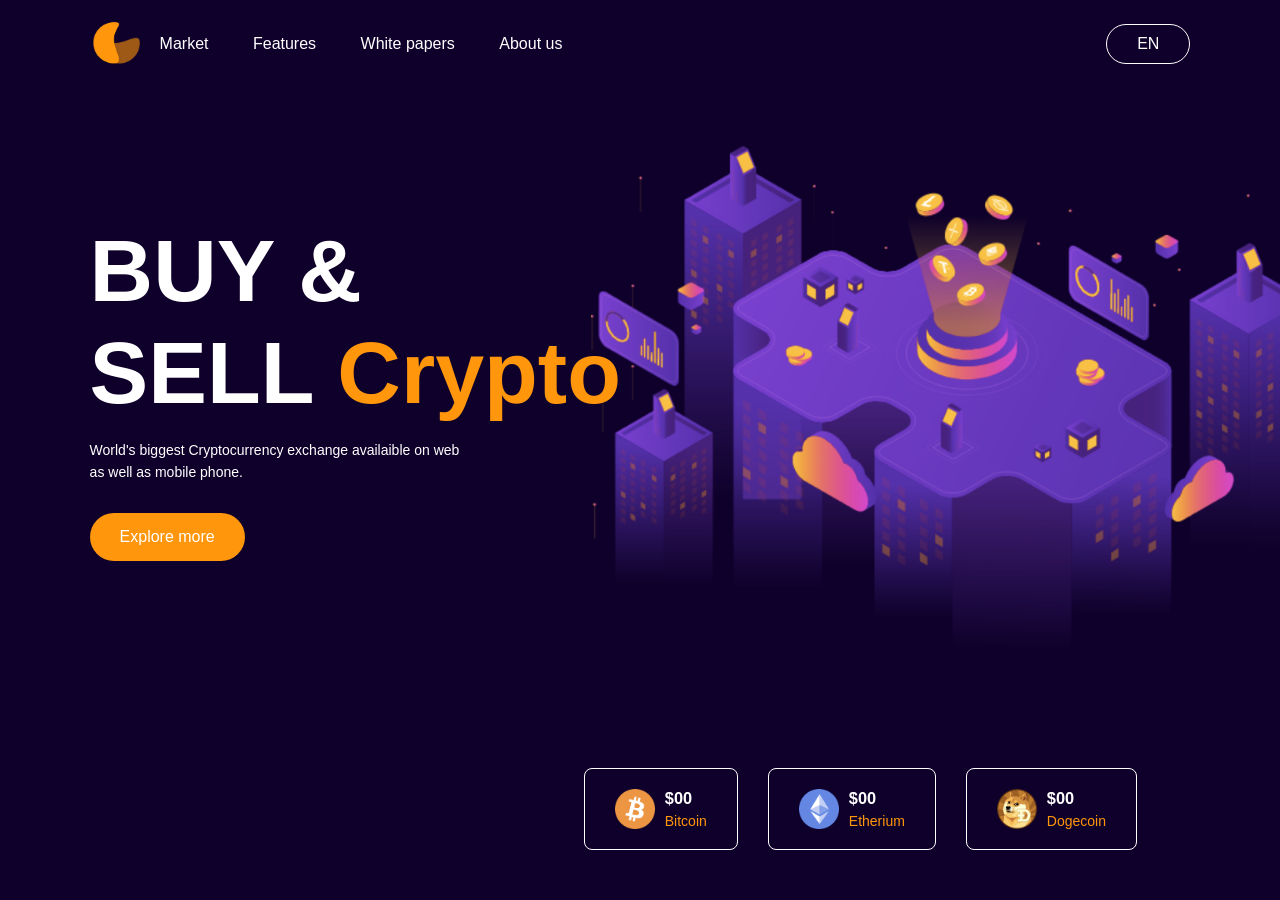
<file: Projects/Crypto/index.html>
<!DOCTYPE html>
<html lang="en">
<head>
    <meta charset="UTF-8">
    <meta name="viewport" content="width=device-width, initial-scale=1.0">
    <title>Crypto currency</title>
    <link rel = "stylesheet" href = "style.css">
    <script src="https://code.jquery.com/jquery-3.7.1.min.js" integrity="sha256-/JqT3SQfawRcv/BIHPThkBvs0OEvtFFmqPF/lYI/Cxo=" crossorigin="anonymous"></script>
</head>
<body>
    <div class = "container">
        <nav>
            <img src = "logo.png" class = "logo">
            <ul>
                <li><a href = "#">Market</a></li>
                <li><a href = "#">Features</a></li>
                <li><a href = "#">White papers</a></li>
                <li><a href = "#">About us</a></li>
            </ul>
            <a href = "#" class = "btn">EN</a>
        </nav>
        <div class = "content">
            <h1>BUY & <br>SELL <span>Crypto</span></h1>
            <p>World's biggest Cryptocurrency exchange availaible on web </br>as well as mobile phone.</p>
            <a href = "#" class = "btn">Explore more</a>   
    </div>
    <div class = "coin-list">
        <div class = "coin">
            <img src="bitcoin.png">
            <div>
                <h3 class = "bitcoin">$00</h3>
                <p>Bitcoin</p>
            </div>
        </div>
        <div class = "coin">
            <img src="ethereum.png">
            <div>
                <h3 class = "ethereum">$00</h3>
                <p>Etherium</p>
            </div>
        </div>
        <div class = "coin">
            <img src="dogecoin.png">
            <div>
                <h3 class = "dogecoin">$00</h3>
                <p>Dogecoin</p>
            </div>
        </div>
    </div>
</body>
    <script src = "crypto.js"></script>
</html>
</file>
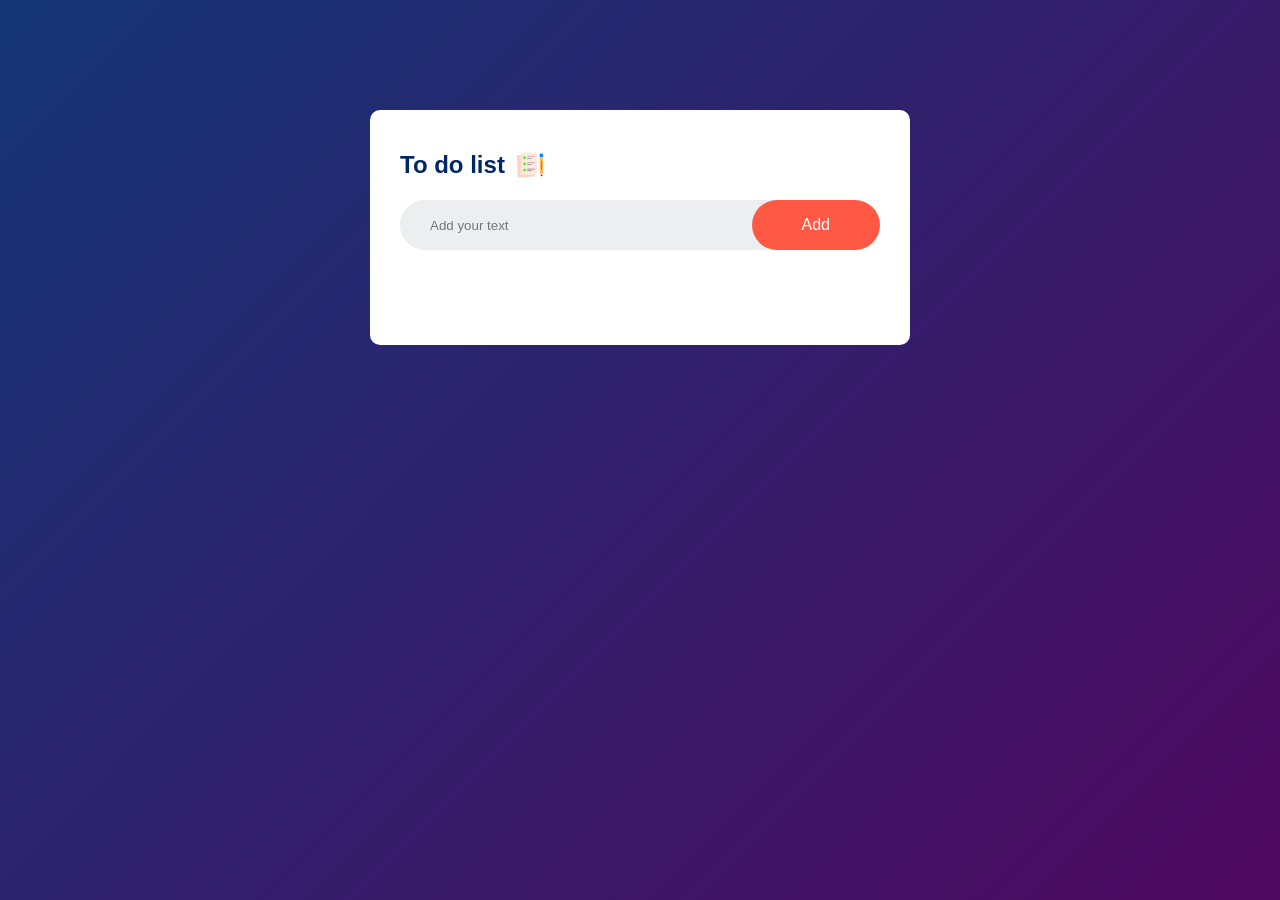
<file: Projects/To do list/index.html>
<!DOCTYPE html>
<html lang="en">
<head>
    <meta charset="UTF-8">
    <meta name="viewport" content="width=device-width, initial-scale=1.0">
    <title>To do list</title>
    <link rel = "stylesheet" href = "style.css">
</head>
<body>
    <div class = "container">
        <div class = "todo-app">
            <h2>To do list <img src = "icon.png"></h2>
            <div class = "row">
                <input type = "text" id = "input-box" placeholder = "Add your text">
                <button onclick = "addtask()">Add</button>
            </div>
            <ul id = "list-container">
                <!-- <li class = "checked">Task 1</li>
                <li>Task 2</li>
                <li>Task 3</li> -->

            </ul>
    </div>  
</body>
    <script src = "todo.js"></script>
</html>
</file>
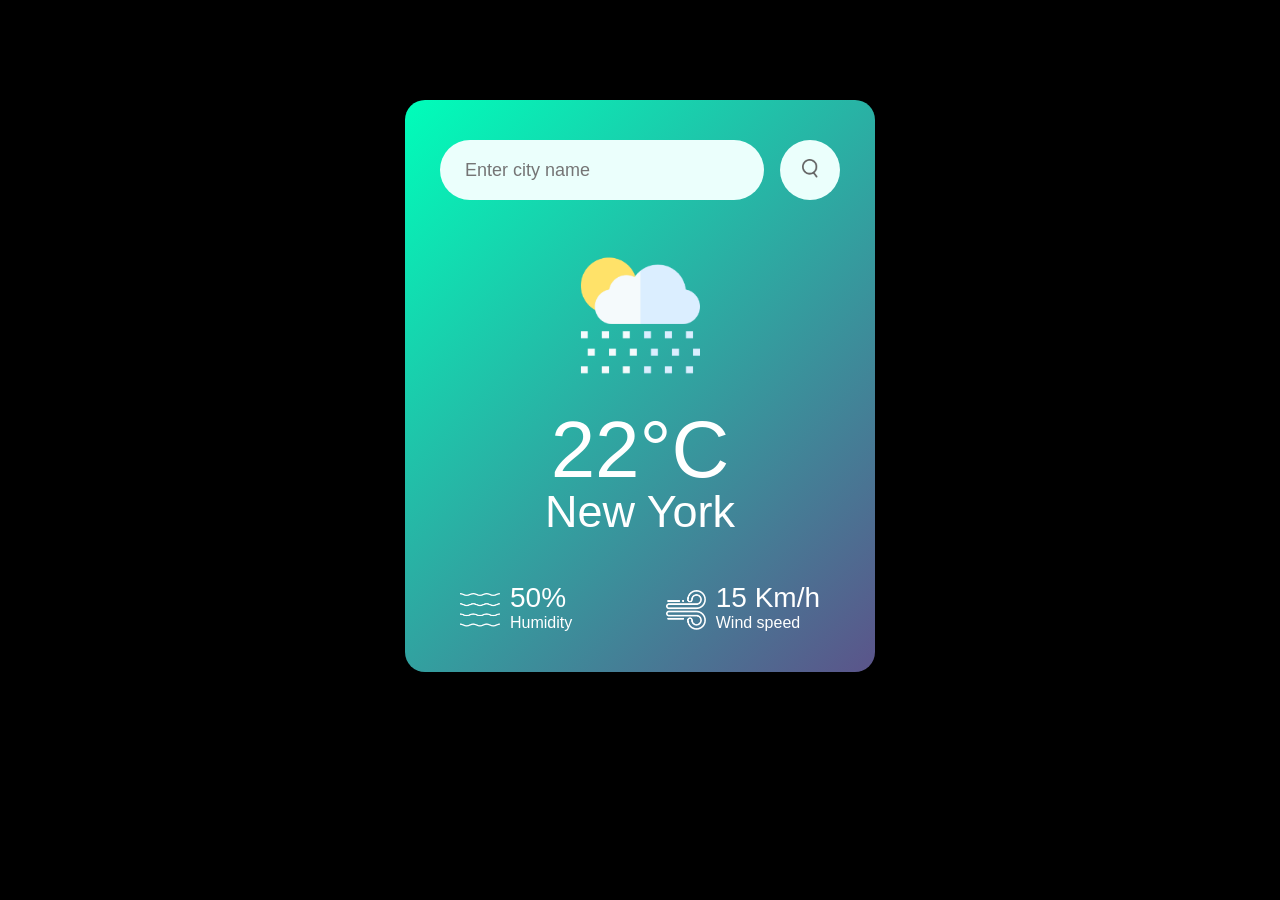
<file: Projects/Weather/index.html>
<!DOCTYPE html>
<html lang="en">
<head>
    <meta charset="UTF-8">
    <meta name="viewport" content="width=device-width, initial-scale=1.0">
    <title>Weather App</title>
    <link rel = "stylesheet" href = "style.css">
</head>
<body style = "background-color: black;">
    <div class = "card">
        <div class = "search">
            <input id = "567" type = "text" placeholder = "Enter city name" spellcheck = "false">
            <button><img src = "search.png"></button>
        </div>
        <div class = "weather">
            <img src = "rain.png" class = "weather-icon">
            <h1 class = "temp">22°C<h1>
            <h2 class = "city">New York</h2>
            <div class = "details">
                <div class = "col">
                    <img src = "humidity.png">
                    <div>
                        <p class = "humidity">50%</p>
                        <p>Humidity</p>
                    </div>
                </div>
                <div class = "col">
                    <img src = "wind.png">
                    <div>
                        <p class = "wind">15 Km/h</p>
                        <p>Wind speed</p>
                    </div>
                </div>
            </div>
        </div>
    </div>  
</body>
  <script src="weather.js"></script>
</html>
</file>
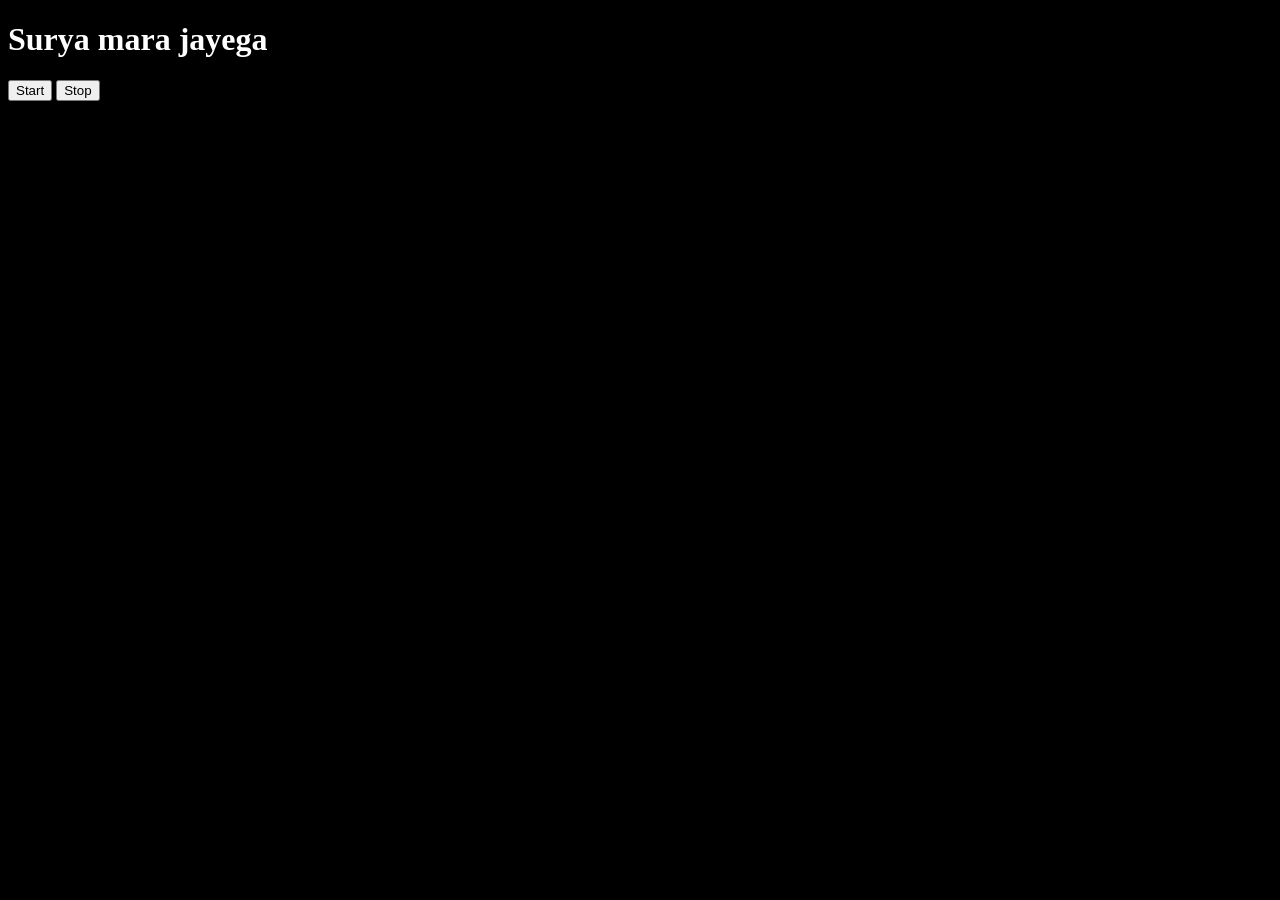
<file: 14_eventsthree.html>
<!DOCTYPE html>
<html lang="en">
<head>
    <meta charset="UTF-8">
    <meta name="viewport" content="width=device-width, initial-scale=1.0">
    <title>Document</title>
</head>
<body style = "background-color: black; color:white;">
    <h1>Surya mara jayega</h1>
    <button id = "start">Start</button>
    <button id = "stop">Stop</button>   
</body>
    <script>
        const dat = function(str){
            console.log(str, Date.now())
        }
        let setint;
        const st = document.getElementById('start');
        const end  = document.getElementById('stop');
        // const btn = document.querySelector('.button')
        st.addEventListener('click',function(){
            setint = setInterval(dat,1000,"hello");
        })
        end.addEventListener('click',function(){
            clearInterval(setint);
        })
    </script>
</html>
</file>
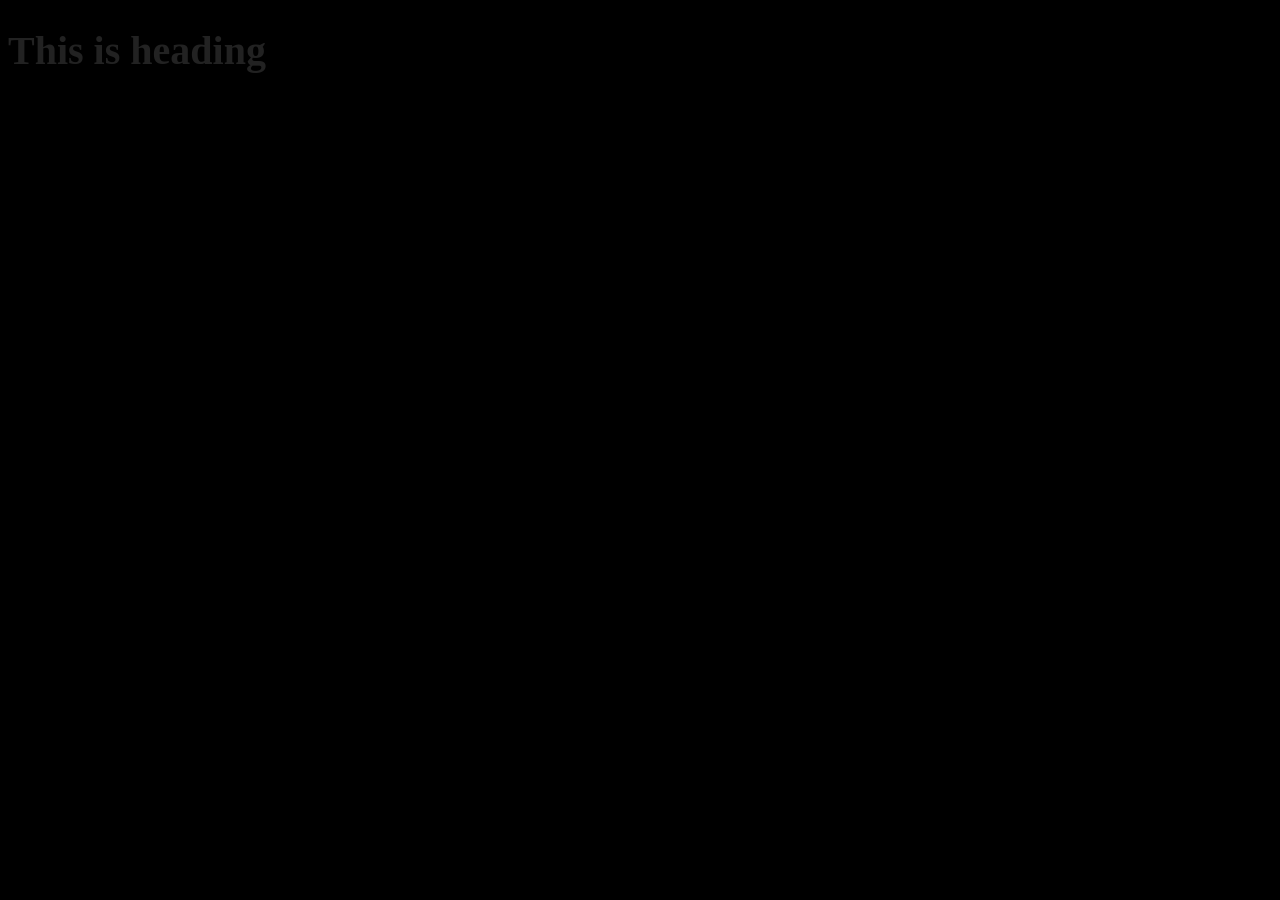
<file: dom_h1.html>
<!DOCTYPE html>
<html lang="en">
<head>
    <meta charset="UTF-8">
    <meta name="viewport" content="width=device-width, initial-scale=1.0">
    <title>Bum boom</title>
</head>

<body style="background-color:black; color:white;">

    <script>

        const h1 = document.createElement('h1');

        h1.className = "Main";

        h1.id = "heading";

        h1.style.fontSize = "2.5rem";

        h1.style.color = "#222222";

        h1.style.textWrap = "balance";

        const addt = document.createTextNode("This is heading");

        h1.appendChild(addt);

        document.body.appendChild(h1);

    </script>

</body>
</html>
</file>
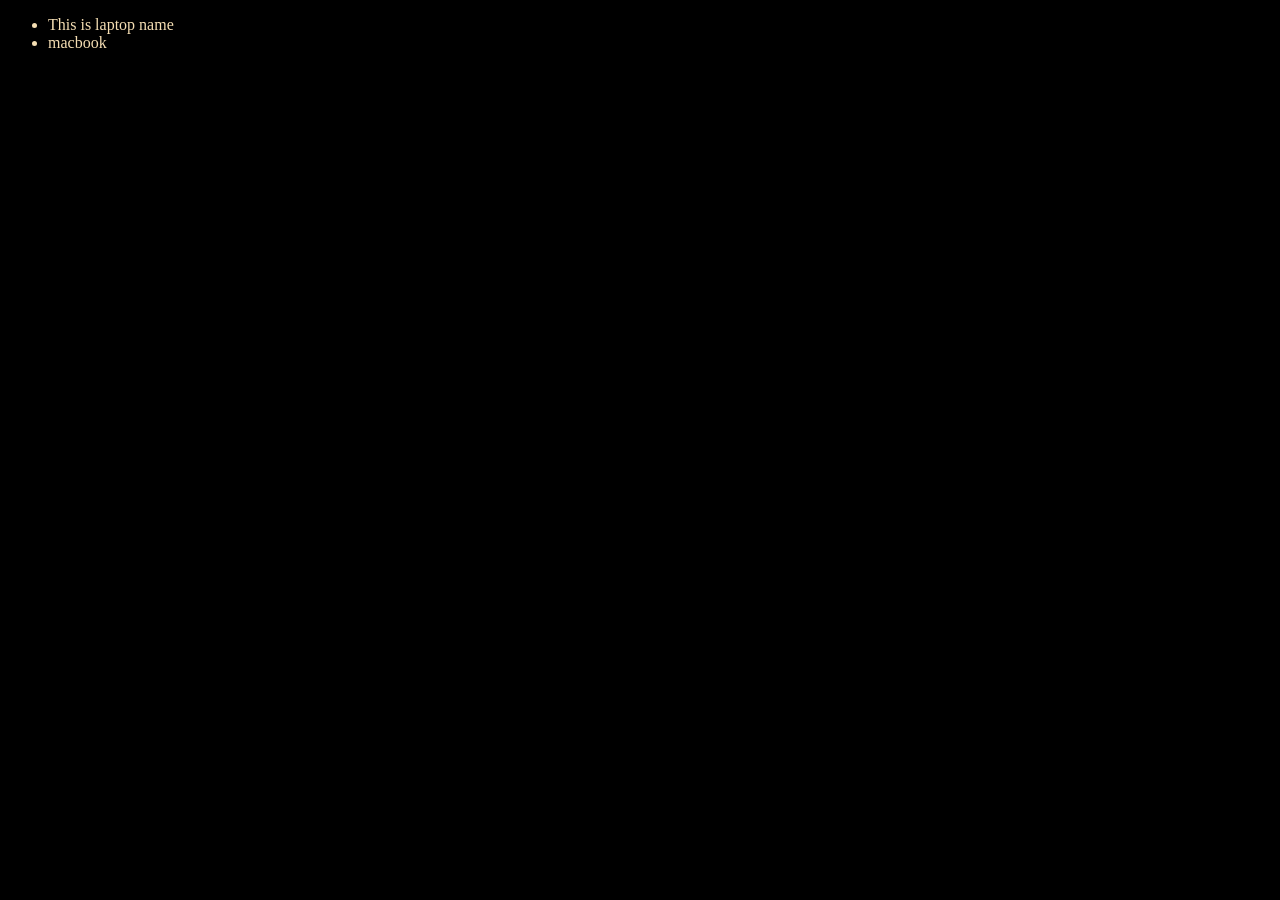
<file: dom_pr.html>
<!DOCTYPE html>
<html lang="en">
<head>
    <meta charset="UTF-8">
    <meta name="viewport" content="width=device-width, initial-scale=1.0">
    <title>laptop name</title>
</head>
<body style="background-color:black; color:wheat;">
    <ul class="laptop">
        <li>
            This is laptop name
        </li>
    </ul>
</body>
    <script>
        function laptop(lapname){
            const lapel=document.createElement('li');
            const addtext =document.createTextNode(lapname);
            lapel.appendChild(addtext);
            document.querySelector('.laptop').appendChild(lapel);
        }
        laptop('macbook');


    </script>
</html>
</file>
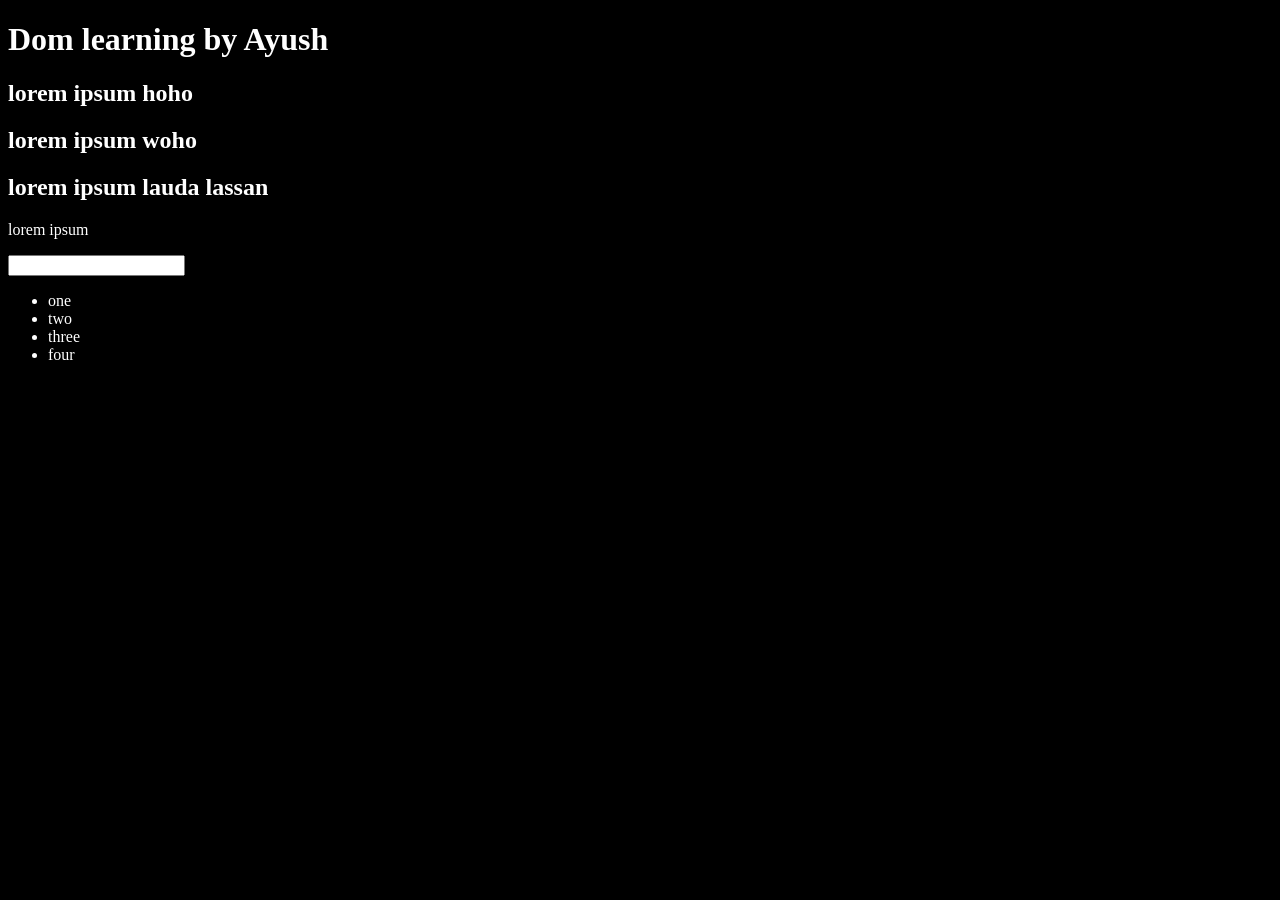
<file: domone.html>
<!DOCTYPE html>
<html lang="en">
<head>
    <meta charset="UTF-8">
    <title>DOM learn</title>
    <style>
        .bg-black{
            background-color:black;
            color:white
        }
    </style>
</head>
<body class ="bg-black">
    <div>
        <h1 id ="title" class ="heading">Dom learning by Ayush<span style ="display:none;">hello maharaj</span></h1>
        <h2>lorem ipsum hoho</h2>
        <h2>lorem ipsum woho</h2>
        <h2>lorem ipsum lauda lassan</h2>
        <p>lorem ipsum</p>
        <input type="password" name="" id ="">

        <ul>
            <li class="list-item">one</li>
            <li class="list-item">two</li>
            <li class="list-item">three</li>
            <li class="list-item">four</li>
        </ul>
    </div>

    
</body>
</html>
</file>
<file: Projects/Crypto/style.css>
*{
    margin: 0;
    padding: 0;
    font-family: 'Poppins', sans-serif;
    box-sizing: border-box;
}
.container{
    width: 100%;
    height: 100vh;
    background-image: url(background.png);
    background-position: center;
    background-size: cover;
    padding: 0 7%;
    color: #fff;
}
nav{
    width: 100%;
    padding: 20px 0;
    display: flex;
    align-items: center;
}

.logo{
    width: 50px;
}
nav ul{
    flex: 1;
}

nav ul li{
    display: inline-block;
    margin: 10px 20px;
}

nav ul li a{
    color: #fff;
    text-decoration: none;
}
nav .btn{
    color: #fff;
    text-decoration: none;
    border: 1px solid #fff;
    padding: 10px 30px;
    border-radius: 20px;
}
.content{
    margin-top: 12%;
}

.content h1{
    font-size: 88px;
    margin-bottom: 15px;
}
.content h1 span{
    color: #ff960b;
}

.content p{
    line-height: 22px;
    font-size: 14px;
}
.content .btn{
    display: inline-block;
    margin-top: 30px;
    background: #ff960b;
    color: #fff;
    text-decoration: none;
    padding: 15px 30px;
    border-radius: 30px;
}
.coin-list{
    position: absolute;
    right: 10%;
    bottom: 50px;
    display: flex;
    align-items: center;
}

.coin{
    display: flex;
    align-items: center;
    font-size: 14px;
    margin: 0 15px;
    color: #ff960b;
    border: 1px solid #fff;
    padding: 20px 30px;
    border-radius: 8px;
}
.coin img{
    width: 40px;
    margin-right: 10px;
}

.coin h3{
    color: #fff;
    margin-bottom: 5px;
}
</file>
<file: Projects/To do list/style.css>
*{
    margin: 0;
    padding: 0;
    font-family: 'Poppins', sans-serif;
    box-sizing: border-box;
}

.container{
    width: 100%;
    min-height: 100vh;
    background: linear-gradient(135deg, #153677, #4e085f);
    padding: 10px;
}

.todo-app{
    width: 100%;
    max-width: 540px;
    background: #fff;
    margin: 100px auto 20px;
    padding: 40px 30px 70px;
    border-radius: 10px;
}

.todo-app h2{
    color: #002765;
    display: flex;
    align-items: center;
    margin-bottom: 20px;
}

.todo-app h2 img{
    width: 30px;
    margin-left: 10px;
}

.row{
    display: flex;
    align-items: center;
    justify-content: space-between;
    background: #edeef0;
    border-radius: 30px;
    padding-left: 20px;
    margin-bottom: 25px;
}

input{
    flex: 1;
    border: none;
    outline: none;
    background: transparent;
    padding: 10px;
    font-weight: 14px;
}

button{
    border: none;
    outline: none;
    padding: 16px 50px;
    background: #ff5945;
    color: #fff;
    font-size: 16px;
    cursor: pointer;
    border-radius: 40px;
}

ul li{
    list-style: none;
    font-size: 17px;
    padding: 12px 8px 12px 50px;
    user-select: none;
    cursor: pointer;
    position: relative;
}
ul li::before{
    content: '';
    position: absolute;
    height: 28px;
    width: 28px;
    border-radius: 50%;
    background-image: url(unchecked.png);
    background-size: cover;
    background-position: center;
    top: 12px;
    left: 8px;
}
ul li.checked{
    color: #555;
    text-decoration: line-through;
}
ul li.checked::before{
    background-image: url(checked.png);
}
</file>
<file: Projects/Weather/style.css>
* {
    margin: 0;
    padding: 0;
    font-family: 'Poppins', sans-serif;
    box-sizing: border-box;
}
body{
    background: #222;
}
.card{
    width: 90%;
    max-width: 470px;
    background: linear-gradient(135deg, #00feba, #5b548a);
    color: #fff;
    margin: 100px auto 0;
    border-radius: 20px;
    padding: 40px 35px;
    text-align: center;
}
.search{
    width: 100%;
    display: flex;
    align-items: center;
    justify-content: space-between;
}
.search input{
    border: 0;
    outline: 0;
    background: #ebfffc;
    color: #555;
    padding: 10px 25px;
    height: 60px;
    border-radius: 30px;
    flex: 1;
    margin-right: 16px;
    font-size: 18px;
}
.search button{
    border: 0;
    outline: 0;
    background: #ebfffc;
    border-radius: 50%;
    width: 60px;
    height: 60px;
    cursor: pointer;
}

.search button img{
    width: 16px;
}
.weather-icon{
    width: 170px;
    margin-top: 30px;
}
.weather h1{
    font-size: 80px;
    font-weight: 500;
}
.weather h2{
    font-size: 45px;
    font-weight: 400;
    margin-top: -10px;
}
.details{
    display: flex;
    align-items: center;
    justify-content: space-between;
    padding: 0 20px;
    margin-top: 50px;
}
.col{
    display: flex;
    align-items: center;
    text-align: left;
}
.col img{
    width: 40px;
    margin-right: 10px;
}
.humidity, .wind{
    font-size: 28px;
    margin-top: -6px;
}
</file>
